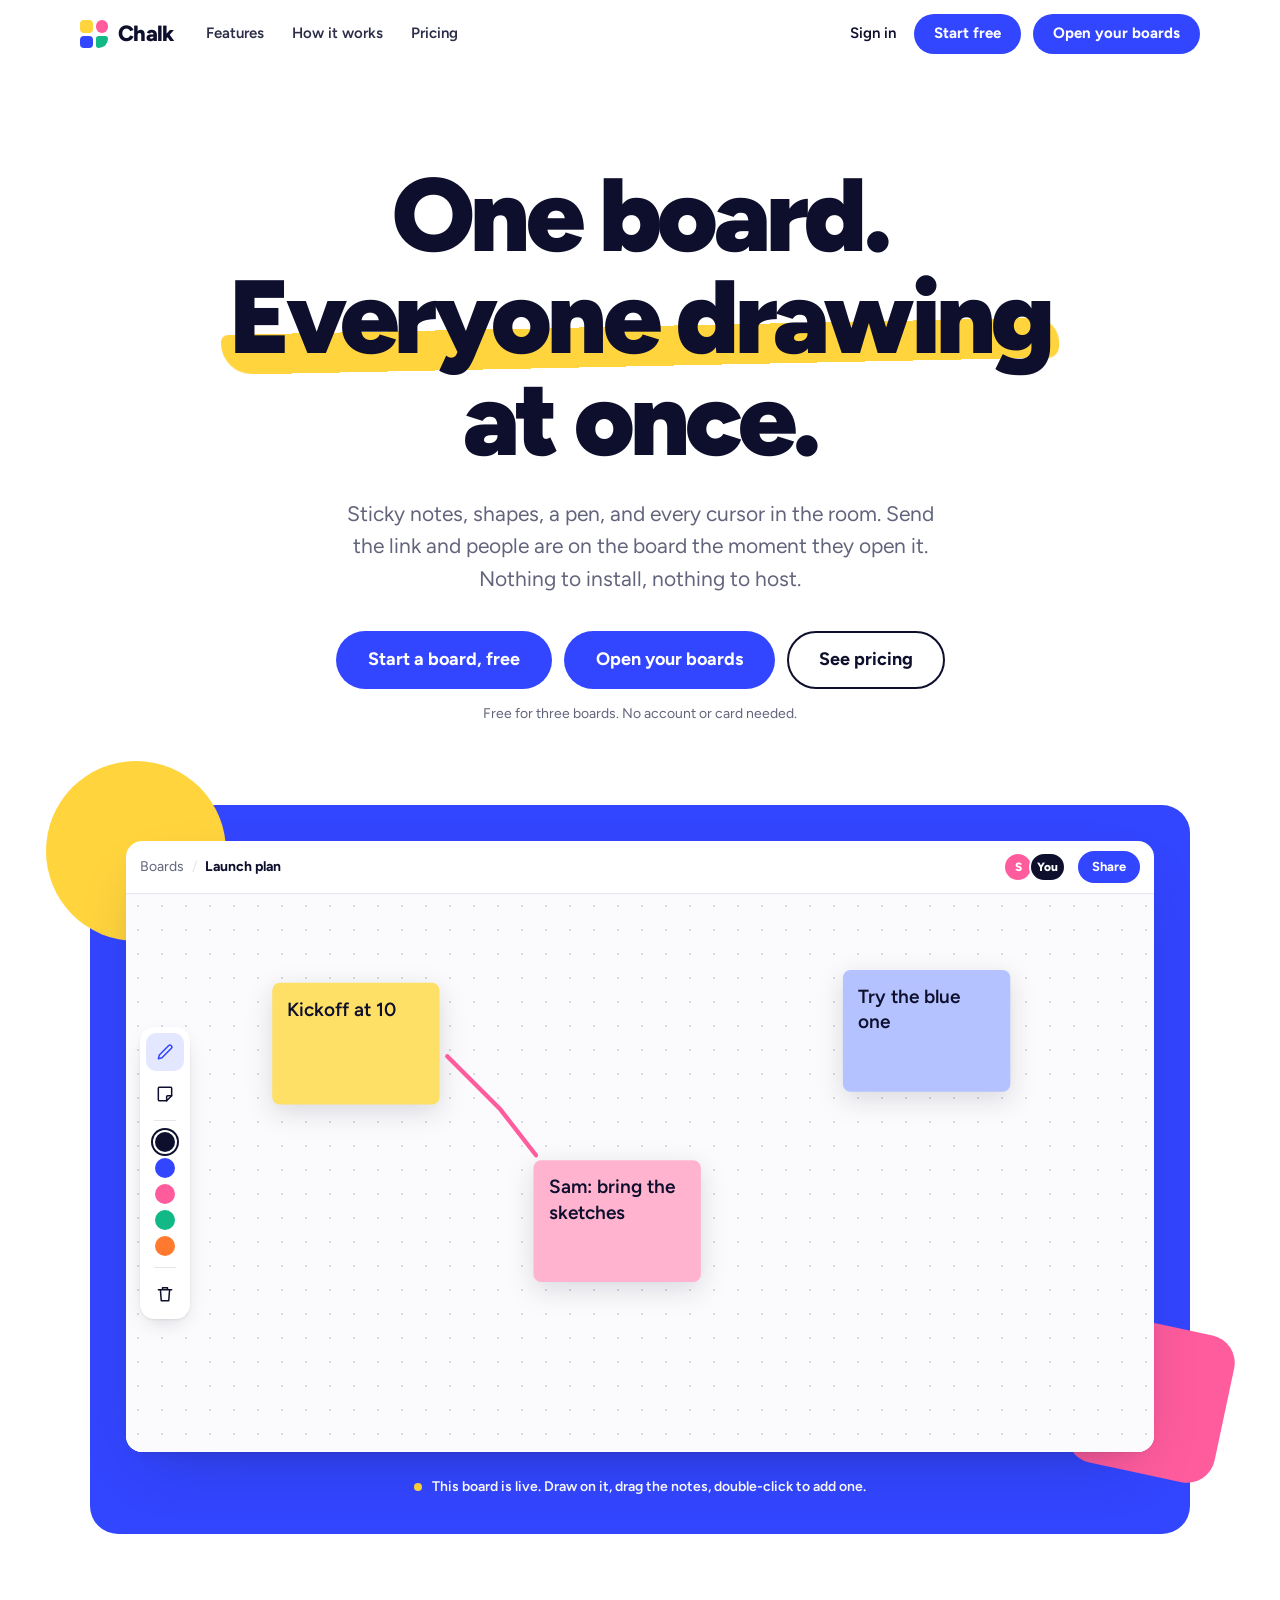
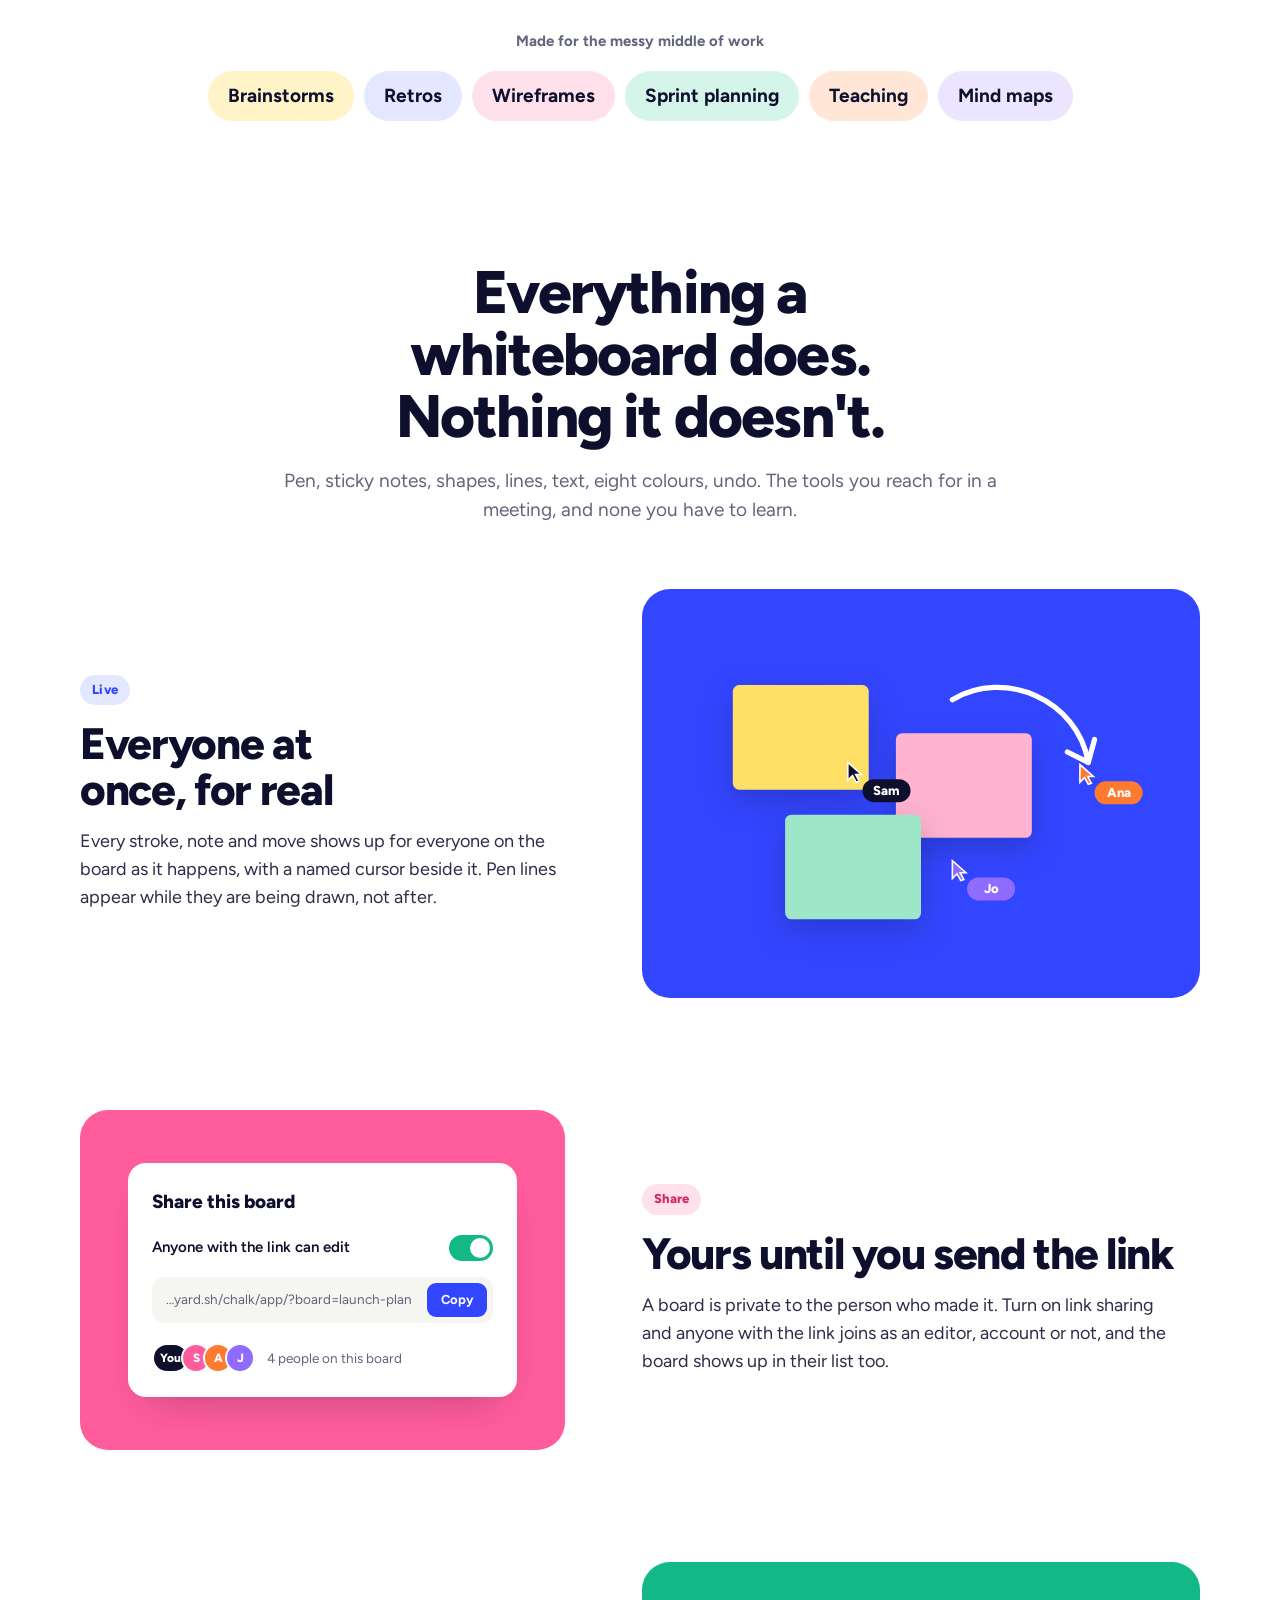
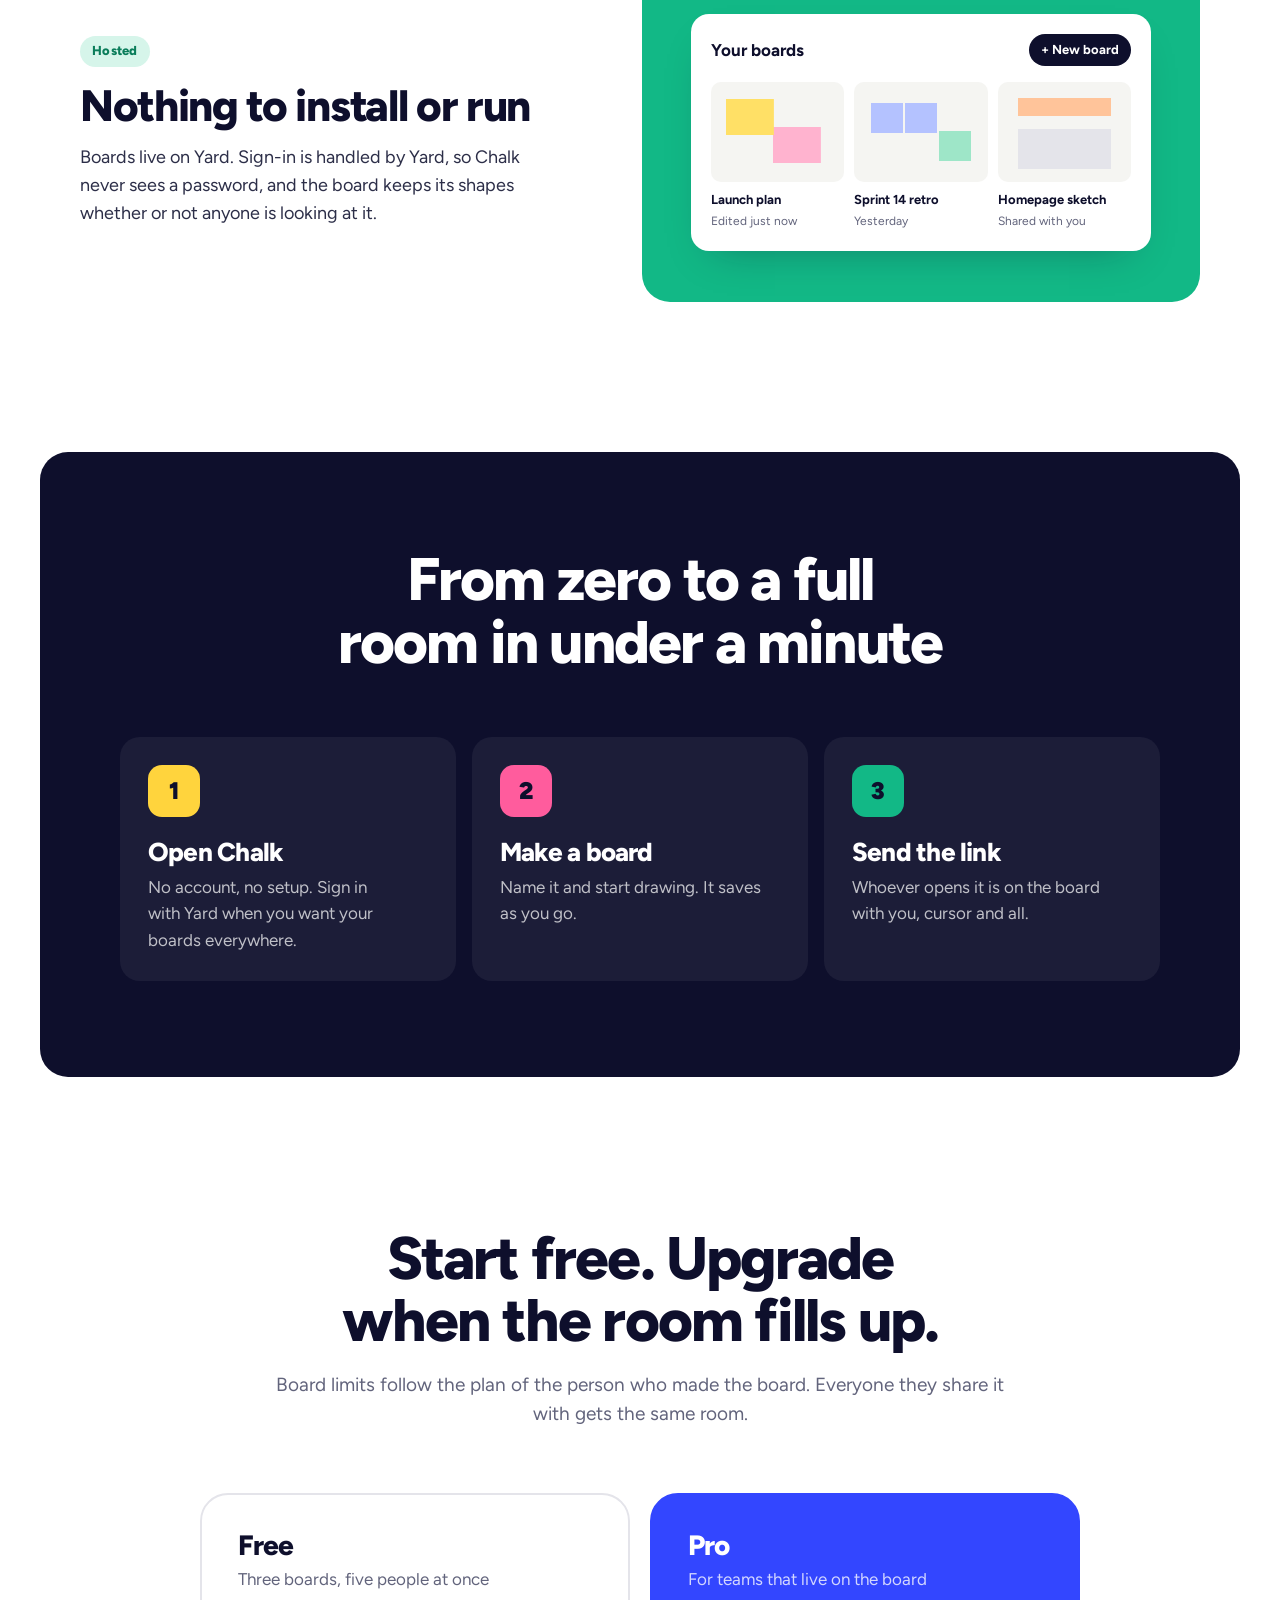
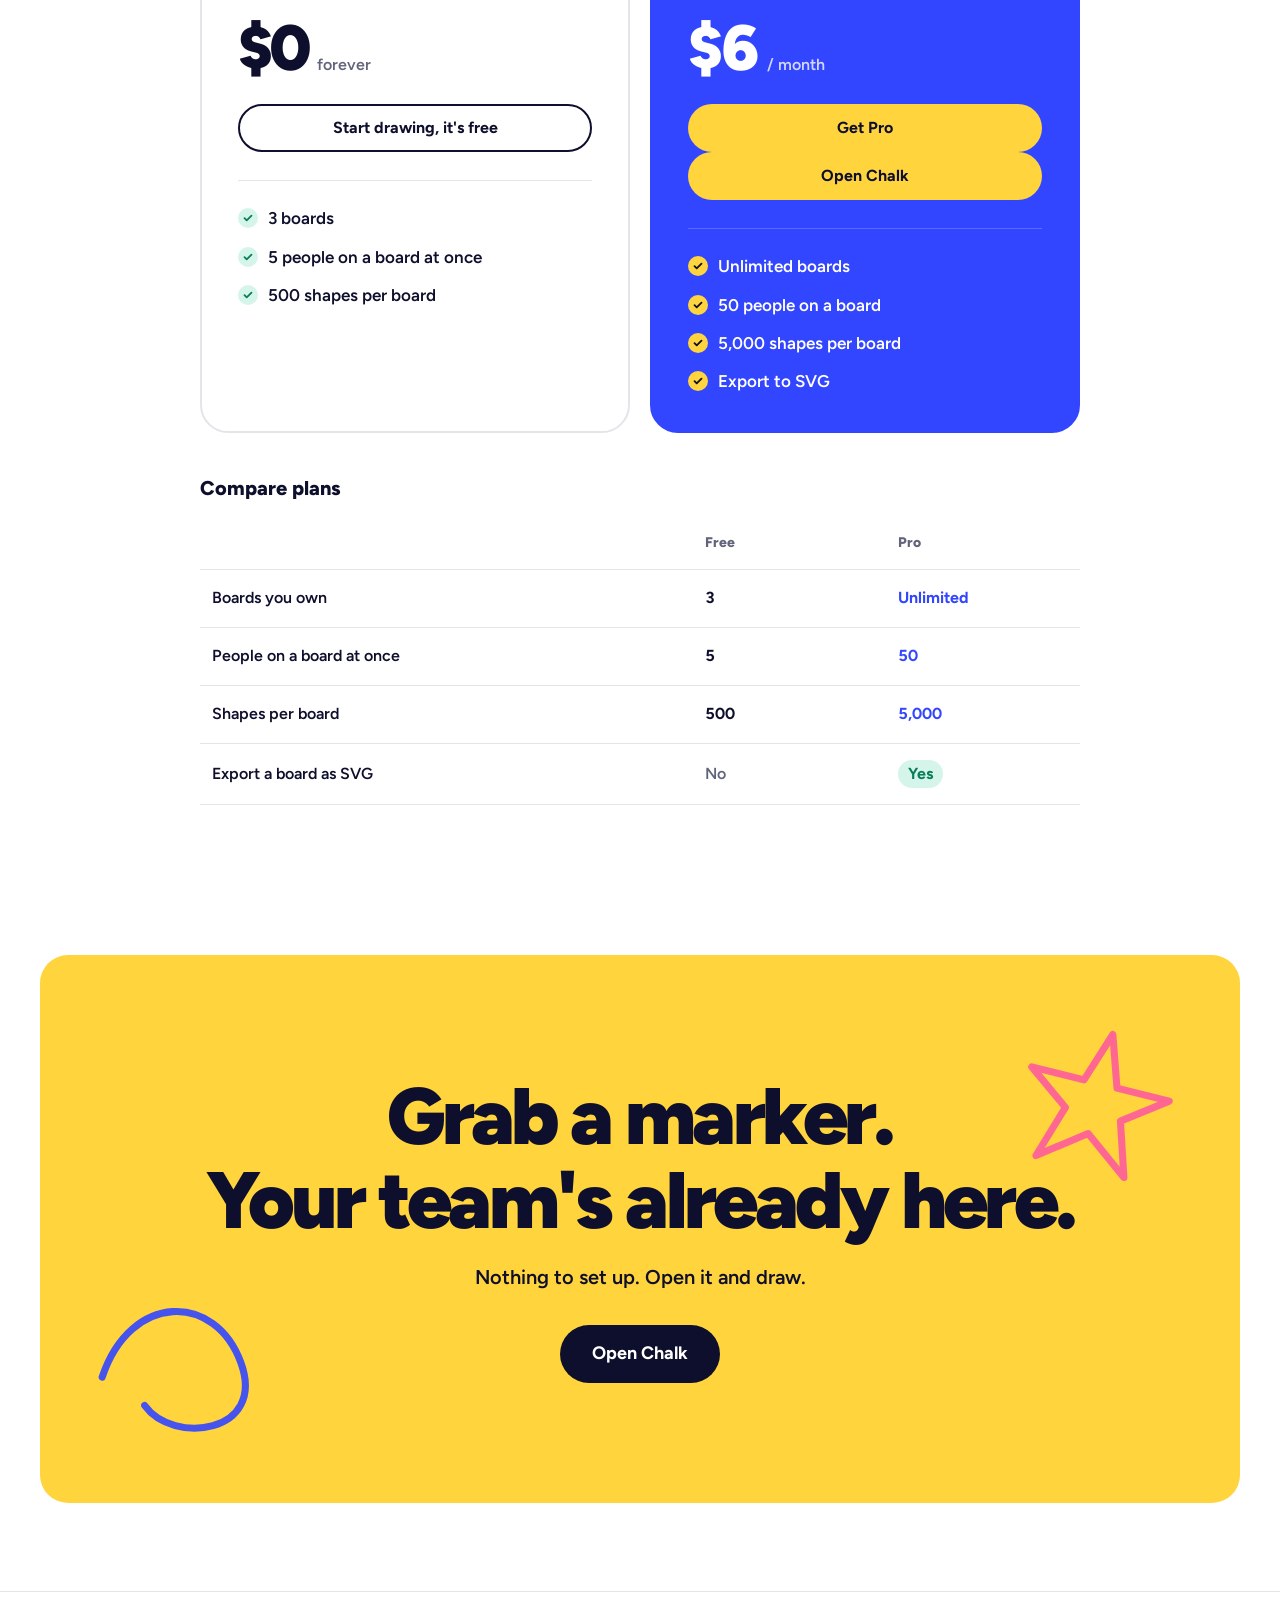
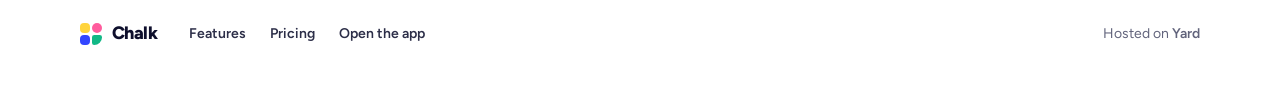
<file: landing-page/index.html>
<!DOCTYPE html>
<html lang="en">
<head>
  <meta charset="utf-8" />
  <meta name="viewport" content="width=device-width, initial-scale=1" />
  <meta name="color-scheme" content="light" />
  <title>Chalk: a shared whiteboard</title>
  <meta name="description" content="A whiteboard everyone can draw on at the same time. Sticky notes, shapes, pen, and every cursor in the room. No account needed: start a board and send the link." />
  <link rel="preconnect" href="https://fonts.googleapis.com" />
  <link rel="preconnect" href="https://fonts.gstatic.com" crossorigin />
  <link rel="stylesheet" href="https://fonts.googleapis.com/css2?family=Figtree:wght@400;500;600;700;800;900&display=swap" />
  <link rel="stylesheet" href="styles.css" />
  <!--
    Yard injects embed.js into every landing page it serves, hosted and under
    yard dev. It exposes window.yard.project and wires [data-yard] text
    bindings, [data-yard-when] visibility and [data-action] buttons. Bound
    elements keep static copy underneath for fields the dashboard may leave
    empty, and the pricing section is complete markup that pricing.js only
    fills in, so the page reads the same before the helper arrives.
  -->
</head>
<body>
  <header class="nav">
    <div class="nav__inner">
      <a class="logo" href="./" aria-label="Chalk home">
        <span class="logo__mark" aria-hidden="true">
          <i></i><i></i><i></i><i></i>
        </span>
        Chalk
      </a>
      <nav class="nav__links" aria-label="Sections">
        <a href="#features">Features</a>
        <a href="#how">How it works</a>
        <a href="#pricing">Pricing</a>
      </nav>
      <div class="nav__cta">
        <!-- Relative links only: the page serves under /<slug>/ (and under
             /<slug>/@<sandbox>/ in a sandbox), so "app/" is always this project's app. -->
        <a class="link-quiet" data-yard-when="signed_out" href="app/__yard/auth/login?return=/">Sign in</a>
        <a class="btn btn--primary btn--sm" data-yard-when="signed_out" href="app/">Start free</a>
        <a class="btn btn--primary btn--sm" data-yard-when="signed_in" href="app/">Open your boards</a>
      </div>
    </div>
  </header>

  <main>
    <!-- ================================================================ hero -->
    <section class="hero">
      <h1 class="hero__title">
        One board.<br />
        <span class="swash">Everyone drawing</span> at once.
      </h1>

      <p class="hero__lede">
        Sticky notes, shapes, a pen, and every cursor in the room. Send the
        link and people are on the board the moment they open it. Nothing
        to install, nothing to host.
      </p>

      <div class="hero__actions">
        <a class="btn btn--primary btn--lg" data-yard-when="signed_out" href="app/">Start a board, free</a>
        <a class="btn btn--primary btn--lg" data-yard-when="signed_in" href="app/">Open your boards</a>
        <a class="btn btn--outline btn--lg" href="#pricing">See pricing</a>
      </div>
      <p class="hero__note">Free for three boards. No account or card needed.</p>

      <!-- The argument for a whiteboard is a board you can draw on, with
           someone else drawing too, so the demo is real rather than a picture. -->
      <div class="stage">
        <div class="app" id="wb">
          <div class="app__top">
            <div class="app__board">
              <span class="app__crumb">Boards</span>
              <span class="app__slash" aria-hidden="true">/</span>
              <strong>Launch plan</strong>
            </div>
            <div class="app__people">
              <span class="face face--sam" title="Sam">S</span>
              <span class="face face--you" title="You">You</span>
              <a class="app__share" href="app/">Share</a>
            </div>
          </div>

          <div class="app__body">
            <div class="dock" role="toolbar" aria-label="Demo tools">
              <button type="button" class="dock__btn is-on" data-demo-tool="pen" aria-label="Pen" aria-pressed="true">
                <svg viewBox="0 0 24 24" aria-hidden="true"><path d="M4 20l1.2-4.4L16.5 4.3a2 2 0 012.8 0l.4.4a2 2 0 010 2.8L8.4 18.8 4 20z" /></svg>
              </button>
              <button type="button" class="dock__btn" id="wb-note" aria-label="Drop a sticky note">
                <svg viewBox="0 0 24 24" aria-hidden="true"><path d="M5 4h14a1 1 0 011 1v9l-6 6H5a1 1 0 01-1-1V5a1 1 0 011-1z" /><path d="M14 20v-5a1 1 0 011-1h5" /></svg>
              </button>
              <span class="dock__sep" aria-hidden="true"></span>
              <div class="swatches" role="group" aria-label="Pen colour">
                <button type="button" class="swatch is-on" data-ink="ink" style="--c: var(--ink)" aria-label="Ink" aria-pressed="true"></button>
                <button type="button" class="swatch" data-ink="blue" style="--c: var(--blue)" aria-label="Blue" aria-pressed="false"></button>
                <button type="button" class="swatch" data-ink="pink" style="--c: var(--pink)" aria-label="Pink" aria-pressed="false"></button>
                <button type="button" class="swatch" data-ink="green" style="--c: var(--green)" aria-label="Green" aria-pressed="false"></button>
                <button type="button" class="swatch" data-ink="orange" style="--c: var(--orange)" aria-label="Orange" aria-pressed="false"></button>
              </div>
              <span class="dock__sep" aria-hidden="true"></span>
              <button type="button" class="dock__btn" id="wb-clear" aria-label="Clear the board">
                <svg viewBox="0 0 24 24" aria-hidden="true"><path d="M4 7h16M9 7V4.5h6V7M6.5 7l1 13h9l1-13" /></svg>
              </button>
            </div>

            <svg class="wb__svg" id="wb-svg" viewBox="0 0 800 440" role="img" aria-label="A small whiteboard you can draw on">
              <g id="wb-notes"></g>
              <g id="wb-strokes"></g>
              <g id="wb-cursor" class="wb-cursor" aria-hidden="true">
                <path class="wb-cursor__arrow" d="M0 0 L0 15 L4 11 L7 17 L9.5 16 L6.5 10 L11.5 10 Z" />
                <g transform="translate(13, 14)">
                  <rect class="wb-cursor__tag" x="0" y="0" width="38" height="20" rx="10" />
                  <text class="wb-cursor__name" x="19" y="14" text-anchor="middle">Sam</text>
                </g>
              </g>
            </svg>
          </div>
        </div>
        <p class="stage__hint">
          <span class="dot-live" aria-hidden="true"></span>
          This board is live. Draw on it, drag the notes, double-click to add one.
        </p>
      </div>
    </section>

    <!-- ============================================================= use it -->
    <section class="uses" aria-label="What people use Chalk for">
      <p class="uses__lead">Made for the messy middle of work</p>
      <ul class="uses__list">
        <li class="chip chip--yellow">Brainstorms</li>
        <li class="chip chip--blue">Retros</li>
        <li class="chip chip--pink">Wireframes</li>
        <li class="chip chip--green">Sprint planning</li>
        <li class="chip chip--orange">Teaching</li>
        <li class="chip chip--lilac">Mind maps</li>
      </ul>
    </section>

    <!-- =========================================================== features -->
    <section class="features" id="features">
      <div class="section-head">
        <h2>Everything a whiteboard does.<br />Nothing it doesn't.</h2>
        <p>Pen, sticky notes, shapes, lines, text, eight colours, undo. The tools you reach for in a meeting, and none you have to learn.</p>
      </div>

      <article class="feature">
        <div class="feature__copy">
          <span class="kicker kicker--blue">Live</span>
          <h3>Everyone at once, for real</h3>
          <p>Every stroke, note and move shows up for everyone on the board as it happens, with a named cursor beside it. Pen lines appear while they are being drawn, not after.</p>
        </div>
        <div class="panel panel--blue" aria-hidden="true">
          <svg class="art" viewBox="0 0 440 300">
            <rect x="40" y="46" width="130" height="100" rx="6" class="art-note art-note--yellow" />
            <rect x="196" y="92" width="130" height="100" rx="6" class="art-note art-note--pink" />
            <rect x="90" y="170" width="130" height="100" rx="6" class="art-note art-note--green" />
            <path d="M250 60 C 300 30, 370 60, 380 120" class="art-stroke" />
            <path d="M360 110 l20 10 l6 -22" class="art-stroke" />
            <g transform="translate(372,122)">
              <path d="M0 0 L0 17 L4.5 12.5 L8 19 L11 18 L7.5 11.5 L13 11.5 Z" class="art-arrow art-arrow--orange" />
              <rect x="14" y="16" width="46" height="22" rx="11" class="art-tag art-tag--orange" /><text x="37" y="31" class="art-name">Ana</text>
            </g>
            <g transform="translate(150,120)">
              <path d="M0 0 L0 17 L4.5 12.5 L8 19 L11 18 L7.5 11.5 L13 11.5 Z" class="art-arrow art-arrow--ink" />
              <rect x="14" y="16" width="46" height="22" rx="11" class="art-tag art-tag--ink" /><text x="37" y="31" class="art-name">Sam</text>
            </g>
            <g transform="translate(250,214)">
              <path d="M0 0 L0 17 L4.5 12.5 L8 19 L11 18 L7.5 11.5 L13 11.5 Z" class="art-arrow art-arrow--lilac" />
              <rect x="14" y="16" width="46" height="22" rx="11" class="art-tag art-tag--lilac" /><text x="37" y="31" class="art-name">Jo</text>
            </g>
          </svg>
        </div>
      </article>

      <article class="feature feature--flip">
        <div class="feature__copy">
          <span class="kicker kicker--pink">Share</span>
          <h3>Yours until you send the link</h3>
          <p>A board is private to the person who made it. Turn on link sharing and anyone with the link joins as an editor, account or not, and the board shows up in their list too.</p>
        </div>
        <div class="panel panel--pink" aria-hidden="true">
          <div class="mock-share">
            <p class="mock-share__title">Share this board</p>
            <div class="mock-share__row">
              <span>Anyone with the link can edit</span>
              <span class="mock-toggle"><i></i></span>
            </div>
            <div class="mock-share__link">
              <span>…yard.sh/chalk/app/?board=launch-plan</span>
              <b>Copy</b>
            </div>
            <div class="mock-share__people">
              <span class="face face--you">You</span>
              <span class="face face--sam">S</span>
              <span class="face face--ana">A</span>
              <span class="face face--jo">J</span>
              <em>4 people on this board</em>
            </div>
          </div>
        </div>
      </article>

      <article class="feature">
        <div class="feature__copy">
          <span class="kicker kicker--green">Hosted</span>
          <h3>Nothing to install or run</h3>
          <p>Boards live on Yard. Sign-in is handled by Yard, so Chalk never sees a password, and the board keeps its shapes whether or not anyone is looking at it.</p>
        </div>
        <div class="panel panel--green" aria-hidden="true">
          <div class="mock-list">
            <div class="mock-list__head">
              <b>Your boards</b>
              <span class="mock-list__new">+ New board</span>
            </div>
            <div class="mock-list__grid">
              <div class="mini"><span class="mini__art mini__art--yellow"></span><b>Launch plan</b><em>Edited just now</em></div>
              <div class="mini"><span class="mini__art mini__art--blue"></span><b>Sprint 14 retro</b><em>Yesterday</em></div>
              <div class="mini"><span class="mini__art mini__art--orange"></span><b>Homepage sketch</b><em>Shared with you</em></div>
            </div>
          </div>
        </div>
      </article>
    </section>

    <!-- ======================================================== how it works -->
    <section class="how" id="how">
      <div class="section-head section-head--light">
        <h2>From zero to a full room in under a minute</h2>
      </div>
      <ol class="steps">
        <li class="step">
          <span class="step__num">1</span>
          <h3>Open Chalk</h3>
          <p>No account, no setup. Sign in with Yard when you want your boards everywhere.</p>
        </li>
        <li class="step">
          <span class="step__num">2</span>
          <h3>Make a board</h3>
          <p>Name it and start drawing. It saves as you go.</p>
        </li>
        <li class="step">
          <span class="step__num">3</span>
          <h3>Send the link</h3>
          <p>Whoever opens it is on the board with you, cursor and all.</p>
        </li>
      </ol>
    </section>

    <!-- ============================================================ pricing -->
    <section class="pricing" id="pricing">
      <div class="section-head">
        <h2>Start free. Upgrade when the room fills up.</h2>
        <p>Board limits follow the plan of the person who made the board. Everyone they share it with gets the same room.</p>
      </div>

      <!-- Both columns are complete without JavaScript. pricing.js fills in
           prices, features and tier ids from window.yard.project.tiers so
           the page never carries a tier id of its own. -->
      <div class="plans" id="plans">
        <article class="plan" data-plan="Free">
          <h3 class="plan__name" data-name>Free</h3>
          <p class="plan__blurb" data-blurb>Three boards, five people at once</p>
          <p class="plan__price">
            <span class="plan__amount" data-amount>$0</span>
            <span class="plan__per">forever</span>
          </p>
          <a class="btn btn--outline btn--block" href="app/">Start drawing, it's free</a>
          <ul class="plan__features" data-features>
            <li>3 boards</li>
            <li>5 people on a board at once</li>
            <li>500 shapes per board</li>
          </ul>
        </article>

        <article class="plan plan--pro" data-plan="Pro">
          <div class="plan__top">
            <h3 class="plan__name" data-name>Pro</h3>
            <div class="toggle" id="interval" role="group" aria-label="Billing interval" hidden>
              <button type="button" class="toggle__opt is-on" data-interval="monthly" aria-pressed="true">Monthly</button>
              <button type="button" class="toggle__opt" data-interval="yearly" aria-pressed="false">Yearly <span class="toggle__save" data-save></span></button>
            </div>
          </div>
          <p class="plan__blurb" data-blurb>For teams that live on the board</p>
          <p class="plan__price">
            <span class="plan__amount" data-amount>$6</span>
            <span class="plan__per" data-per>/ month</span>
          </p>
          <p class="plan__billed" data-billed hidden></p>
          <div class="plan__actions" data-yard-when="not_owned">
            <button type="button" class="btn btn--yellow btn--block" data-action="checkout" data-interval="monthly" data-buy>Get Pro</button>
            <button type="button" class="btn btn--ghost-light btn--block" data-action="trial" data-trial hidden>Start a 14-day trial</button>
          </div>
          <a class="btn btn--yellow btn--block" data-yard-when="owned" href="app/">Open Chalk</a>
          <p class="plan__current" data-current hidden>This is your plan.</p>
          <ul class="plan__features" data-features>
            <li>Unlimited boards</li>
            <li>50 people on a board</li>
            <li>5,000 shapes per board</li>
            <li>Export to SVG</li>
          </ul>
        </article>
      </div>

      <div class="limits-wrap">
        <table class="limits">
          <caption>Compare plans</caption>
          <thead>
            <tr>
              <th scope="col"><span class="sr">Limit</span></th>
              <th scope="col">Free</th>
              <th scope="col">Pro</th>
            </tr>
          </thead>
          <tbody>
            <tr><th scope="row">Boards you own</th><td>3</td><td>Unlimited</td></tr>
            <tr><th scope="row">People on a board at once</th><td>5</td><td>50</td></tr>
            <tr><th scope="row">Shapes per board</th><td>500</td><td>5,000</td></tr>
            <tr><th scope="row">Export a board as SVG</th><td><span class="no">No</span></td><td><span class="yes">Yes</span></td></tr>
          </tbody>
        </table>
      </div>
    </section>

    <!-- ============================================================== close -->
    <section class="close">
      <div class="close__inner">
        <h2>Grab a marker.<br />Your team's already here.</h2>
        <p>Nothing to set up. Open it and draw.</p>
        <a class="btn btn--dark btn--lg" href="app/">Open Chalk</a>
      </div>
      <svg class="close__doodle close__doodle--a" viewBox="0 0 120 120" aria-hidden="true"><path d="M10 70 C 30 10, 90 10, 108 60 S 60 118, 40 90" /></svg>
      <svg class="close__doodle close__doodle--b" viewBox="0 0 120 120" aria-hidden="true"><path d="M60 8 l12 36 h38 l-30 22 l12 38 l-32 -24 l-32 24 l12 -38 l-30 -22 h38 z" /></svg>
    </section>
  </main>

  <footer class="foot">
    <div class="foot__inner">
      <a class="logo logo--sm" href="./">
        <span class="logo__mark" aria-hidden="true"><i></i><i></i><i></i><i></i></span>
        Chalk
      </a>
      <nav class="foot__links" aria-label="Footer">
        <a href="#features">Features</a>
        <a href="#pricing">Pricing</a>
        <a href="app/">Open the app</a>
      </nav>
      <span class="foot__meta">
        <span id="release" data-yard="latest_release.tag_name"></span>
        Hosted on <a href="https://yard.sh">Yard</a>
      </span>
    </div>
  </footer>

  <script src="demo.js"></script>
  <script src="pricing.js"></script>
</body>
</html>
</file>
<file: landing-page/styles.css>
/* Chalk landing page.

   A bright, confident product page: white canvas, deep ink type, one
   primary blue for actions, and sticky-note colours used as big flat
   blocks. No gradients, no glass, no glow. The product itself (the live
   board in the hero) is the centrepiece; everything else frames it. */

:root {
  color-scheme: light;

  --bg: #ffffff;
  --canvas: #f5f5f2;       /* off-white sections */
  --ink: #0e0f2c;          /* headlines, dark blocks */
  --text: #2c2e48;         /* body copy */
  --muted: #62647c;
  --line: #e4e4ea;
  --dot: #d9dae2;

  --primary: #3346ff;      /* actions */
  --primary-hover: #2230e0;

  --yellow: #ffd43d;
  --blue: #3346ff;
  --pink: #ff5c9d;
  --green: #12b886;
  --orange: #ff7a2f;
  --lilac: #8f6bff;

  --yellow-soft: #fff4c7;
  --blue-soft: #e3e7ff;
  --pink-soft: #ffe1ec;
  --green-soft: #d6f5ea;
  --orange-soft: #ffe6d6;
  --lilac-soft: #ece5ff;

  --note-yellow: #ffe066;
  --note-pink: #ffb3cf;
  --note-green: #9ee6c8;
  --note-blue: #b4c2ff;
  --note-orange: #ffc49a;

  --font: "Figtree", ui-sans-serif, system-ui, -apple-system, "Segoe UI", Roboto, sans-serif;

  --pad: clamp(16px, 4vw, 40px);
  --max: 1200px;
  --r: 16px;
  --r-lg: 28px;

  --shadow-app: 0 1px 0 rgba(14, 15, 44, 0.04), 0 24px 60px -24px rgba(14, 15, 44, 0.28), 0 8px 20px -12px rgba(14, 15, 44, 0.12);
  --shadow-card: 0 18px 40px -22px rgba(14, 15, 44, 0.35);
}

*,
*::before,
*::after {
  box-sizing: border-box;
}

[hidden] {
  display: none !important;
}

html {
  scroll-behavior: smooth;
  scroll-padding-top: 88px;
}

body {
  margin: 0;
  background: var(--bg);
  color: var(--text);
  font-family: var(--font);
  font-size: 17px;
  line-height: 1.55;
  -webkit-font-smoothing: antialiased;
  overflow-x: hidden;
}

h1,
h2,
h3 {
  color: var(--ink);
  margin: 0;
  font-weight: 800;
  letter-spacing: -0.03em;
  line-height: 1.04;
  text-wrap: balance;
}

p {
  margin: 0;
  text-wrap: pretty;
}

a {
  color: inherit;
}

:focus-visible {
  outline: 3px solid var(--primary);
  outline-offset: 3px;
  border-radius: 6px;
}

.sr {
  position: absolute;
  width: 1px;
  height: 1px;
  overflow: hidden;
  clip: rect(0 0 0 0);
  white-space: nowrap;
}

/* ----------------------------------------------------------------- buttons */

.btn {
  display: inline-flex;
  align-items: center;
  justify-content: center;
  gap: 8px;
  height: 48px;
  padding: 0 22px;
  border: 2px solid transparent;
  border-radius: 999px;
  font: inherit;
  font-size: 16px;
  font-weight: 700;
  text-decoration: none;
  white-space: nowrap;
  cursor: pointer;
  transition: background-color 0.15s ease, border-color 0.15s ease, color 0.15s ease, transform 0.15s ease;
}

.btn:active {
  transform: translateY(1px);
}

.btn--sm {
  height: 40px;
  padding: 0 18px;
  font-size: 15px;
}

.btn--lg {
  height: 58px;
  padding: 0 30px;
  font-size: 18px;
}

.btn--block {
  width: 100%;
}

.btn--primary {
  background: var(--primary);
  color: #fff;
}

.btn--primary:hover {
  background: var(--primary-hover);
}

.btn--outline {
  background: transparent;
  border-color: var(--ink);
  color: var(--ink);
}

.btn--outline:hover {
  background: var(--ink);
  color: #fff;
}

.btn--yellow {
  background: var(--yellow);
  color: var(--ink);
}

.btn--yellow:hover {
  background: #ffc700;
}

.btn--dark {
  background: var(--ink);
  color: #fff;
}

.btn--dark:hover {
  background: #23254f;
}

.btn--ghost-light {
  background: transparent;
  border-color: rgba(255, 255, 255, 0.4);
  color: #fff;
}

.btn--ghost-light:hover {
  border-color: #fff;
}

.link-quiet {
  font-weight: 600;
  font-size: 15px;
  text-decoration: none;
  color: var(--ink);
  padding: 8px 6px;
}

.link-quiet:hover {
  color: var(--primary);
}

/* --------------------------------------------------------------------- logo */

.logo {
  display: inline-flex;
  align-items: center;
  gap: 10px;
  font-size: 22px;
  font-weight: 800;
  letter-spacing: -0.03em;
  color: var(--ink);
  text-decoration: none;
}

.logo__mark {
  display: grid;
  grid-template-columns: 1fr 1fr;
  gap: 3px;
  width: 28px;
  height: 28px;
}

.logo__mark i {
  border-radius: 4px;
}

.logo__mark i:nth-child(1) { background: var(--yellow); }
.logo__mark i:nth-child(2) { background: var(--pink); border-radius: 50%; }
.logo__mark i:nth-child(3) { background: var(--blue); }
.logo__mark i:nth-child(4) { background: var(--green); border-radius: 4px 4px 14px 4px; }

.logo--sm {
  font-size: 18px;
}

.logo--sm .logo__mark {
  width: 22px;
  height: 22px;
  gap: 2px;
}

/* ---------------------------------------------------------------------- nav */

.nav {
  position: sticky;
  top: 0;
  z-index: 20;
  background: rgba(255, 255, 255, 0.9);
  backdrop-filter: saturate(1.4) blur(12px);
}

.nav__inner {
  max-width: var(--max);
  margin: 0 auto;
  padding: 14px var(--pad);
  display: flex;
  align-items: center;
  gap: 32px;
}

.nav__links {
  display: flex;
  gap: 28px;
  margin-right: auto;
}

.nav__links a {
  font-size: 15px;
  font-weight: 600;
  color: var(--text);
  text-decoration: none;
}

.nav__links a:hover {
  color: var(--primary);
}

.nav__cta {
  display: flex;
  align-items: center;
  gap: 12px;
}

@media (max-width: 760px) {
  .nav__links {
    display: none;
  }

  .nav__cta {
    margin-left: auto;
  }
}

@media (max-width: 400px) {
  .nav__cta .link-quiet {
    display: none;
  }
}

/* --------------------------------------------------------------------- hero */

.hero {
  max-width: var(--max);
  margin: 0 auto;
  padding: clamp(40px, 8vw, 96px) var(--pad) 0;
  text-align: center;
}

.hero__title {
  font-size: clamp(44px, 8.6vw, 104px);
  font-weight: 900;
  letter-spacing: -0.045em;
  line-height: 0.98;
  max-width: 13ch;
  margin: 0 auto;
}

/* A marker swipe behind the key phrase, drawn once on load. */
.swash {
  position: relative;
  white-space: nowrap;
  z-index: 0;
}

.swash::after {
  content: "";
  position: absolute;
  z-index: -1;
  left: -0.08em;
  right: -0.08em;
  bottom: 0.04em;
  height: 0.38em;
  background: var(--yellow);
  border-radius: 0.1em 0.3em 0.14em 0.4em;
  transform: rotate(-1.2deg) scaleX(0);
  transform-origin: left center;
  animation: swipe 0.7s cubic-bezier(0.6, 0, 0.2, 1) 0.25s forwards;
}

@keyframes swipe {
  to { transform: rotate(-1.2deg) scaleX(1); }
}

@media (max-width: 520px) {
  .swash {
    white-space: normal;
  }
}

.hero__lede {
  max-width: 600px;
  margin: 28px auto 0;
  font-size: clamp(18px, 2vw, 21px);
  color: var(--muted);
}

.hero__actions {
  display: flex;
  flex-wrap: wrap;
  justify-content: center;
  gap: 12px;
  margin-top: 36px;
}

.hero__note {
  margin-top: 14px;
  font-size: 14px;
  color: var(--muted);
}

@media (max-width: 480px) {
  .hero__actions .btn {
    width: 100%;
  }
}

/* ------------------------------------------------------ the demo app frame */

.stage {
  position: relative;
  margin: clamp(48px, 7vw, 80px) auto 0;
  padding: clamp(12px, 3vw, 36px);
  border-radius: var(--r-lg);
  background: var(--blue);
  max-width: 1100px;
  isolation: isolate;
}

/* Two flat shapes peeking out behind the frame: colour, not decoration soup. */
.stage::before,
.stage::after {
  content: "";
  position: absolute;
  z-index: -1;
}

.stage::before {
  width: 180px;
  height: 180px;
  left: -44px;
  top: -44px;
  background: var(--yellow);
  border-radius: 50%;
}

.stage::after {
  width: 150px;
  height: 150px;
  right: -36px;
  bottom: 60px;
  background: var(--pink);
  border-radius: 28px;
  transform: rotate(12deg);
}

@media (max-width: 640px) {
  .stage::before,
  .stage::after {
    display: none;
  }
}

.app {
  position: relative;
  background: #fff;
  border-radius: var(--r);
  overflow: hidden;
  box-shadow: var(--shadow-app);
  text-align: left;
}

.app__top {
  display: flex;
  align-items: center;
  justify-content: space-between;
  gap: 12px;
  padding: 10px 14px;
  border-bottom: 1px solid var(--line);
}

.app__board {
  display: flex;
  align-items: center;
  gap: 8px;
  font-size: 14px;
  min-width: 0;
}

.app__crumb {
  color: var(--muted);
}

.app__slash {
  color: var(--line);
}

.app__board strong {
  color: var(--ink);
  font-weight: 700;
  white-space: nowrap;
}

.app__people {
  display: flex;
  align-items: center;
  gap: 4px;
}

.app__share {
  margin-left: 8px;
  padding: 6px 14px;
  border-radius: 999px;
  background: var(--primary);
  color: #fff;
  font-size: 13px;
  font-weight: 700;
  text-decoration: none;
}

.face {
  display: inline-grid;
  place-items: center;
  min-width: 30px;
  height: 30px;
  padding: 0 6px;
  border-radius: 999px;
  border: 2px solid #fff;
  font-size: 12px;
  font-weight: 800;
  color: #fff;
}

.face + .face {
  margin-left: -8px;
}

.face--sam { background: var(--pink); }
.face--you { background: var(--ink); }
.face--ana { background: var(--orange); }
.face--jo { background: var(--lilac); }

.app__body {
  position: relative;
  background-color: #fbfbfd;
  background-image: radial-gradient(var(--dot) 1.1px, transparent 1.3px);
  background-size: 24px 24px;
}

.wb__svg {
  display: block;
  width: 100%;
  height: auto;
  max-height: 62vh;
  cursor: crosshair;
  touch-action: none;
  user-select: none;
  -webkit-user-select: none;
}

/* Floating tool dock, as in the app. */
.dock {
  position: absolute;
  z-index: 2;
  top: 50%;
  left: 14px;
  transform: translateY(-50%);
  display: flex;
  flex-direction: column;
  align-items: center;
  gap: 4px;
  padding: 6px;
  background: #fff;
  border-radius: 14px;
  box-shadow: 0 1px 2px rgba(14, 15, 44, 0.08), 0 8px 24px -10px rgba(14, 15, 44, 0.25);
}

.dock__btn {
  display: grid;
  place-items: center;
  width: 38px;
  height: 38px;
  padding: 0;
  border: 0;
  border-radius: 10px;
  background: transparent;
  color: var(--ink);
  cursor: pointer;
  transition: background-color 0.12s ease;
}

.dock__btn:hover {
  background: var(--canvas);
}

.dock__btn.is-on {
  background: var(--blue-soft);
  color: var(--primary);
}

.dock__btn svg {
  width: 20px;
  height: 20px;
  fill: none;
  stroke: currentColor;
  stroke-width: 1.8;
  stroke-linecap: round;
  stroke-linejoin: round;
}

.dock__sep {
  width: 22px;
  height: 1px;
  margin: 3px 0;
  background: var(--line);
}

.swatches {
  display: flex;
  flex-direction: column;
  gap: 6px;
  padding: 4px 0;
}

.swatch {
  width: 20px;
  height: 20px;
  padding: 0;
  border: 0;
  border-radius: 50%;
  background: var(--c);
  cursor: pointer;
  transition: box-shadow 0.12s ease, transform 0.12s ease;
}

.swatch:hover {
  transform: scale(1.12);
}

.swatch.is-on {
  box-shadow: 0 0 0 2px #fff, 0 0 0 4px var(--c);
}

@media (max-width: 640px) {
  .dock {
    top: auto;
    bottom: 10px;
    left: 50%;
    transform: translateX(-50%);
    flex-direction: row;
  }

  .dock__sep {
    width: 1px;
    height: 22px;
    margin: 0 3px;
  }

  .swatches {
    flex-direction: row;
    padding: 0 4px;
  }

  .dock__btn {
    width: 34px;
    height: 34px;
  }
}

.stage__hint {
  display: flex;
  align-items: center;
  justify-content: center;
  gap: 10px;
  margin-top: clamp(12px, 2vw, 24px);
  font-size: 14px;
  font-weight: 600;
  color: #fff;
}

.dot-live {
  width: 8px;
  height: 8px;
  border-radius: 50%;
  background: var(--yellow);
  box-shadow: 0 0 0 0 rgba(255, 212, 61, 0.7);
  animation: pulse 2s ease-out infinite;
}

@keyframes pulse {
  70% { box-shadow: 0 0 0 10px rgba(255, 212, 61, 0); }
  100% { box-shadow: 0 0 0 0 rgba(255, 212, 61, 0); }
}

/* Board contents drawn by demo.js */

/* Unmodified strokes are Sam's, in Sam's cursor colour; the visitor's
   carry the colour picked in the dock. */
.wb-stroke {
  fill: none;
  stroke: var(--pink);
  stroke-width: 3.4;
  stroke-linecap: round;
  stroke-linejoin: round;
}

.wb-stroke--ink { stroke: var(--ink); }
.wb-stroke--blue { stroke: var(--blue); }
.wb-stroke--pink { stroke: var(--pink); }
.wb-stroke--green { stroke: var(--green); }
.wb-stroke--orange { stroke: var(--orange); }

.wb-note {
  cursor: grab;
}

.wb-note.is-dragging {
  cursor: grabbing;
}

.wb-note__paper {
  fill: var(--note-yellow);
  filter: drop-shadow(0 6px 10px rgba(14, 15, 44, 0.14));
}

.wb-note--pink .wb-note__paper { fill: var(--note-pink); }
.wb-note--green .wb-note__paper { fill: var(--note-green); }
.wb-note--blue .wb-note__paper { fill: var(--note-blue); }
.wb-note--orange .wb-note__paper { fill: var(--note-orange); }

.wb-note__text {
  fill: var(--ink);
  font-family: var(--font);
  font-size: 15px;
  font-weight: 600;
  pointer-events: none;
}

.wb-cursor {
  pointer-events: none;
  transition: opacity 0.3s ease;
}

.wb-cursor__arrow {
  fill: var(--pink);
  stroke: #fff;
  stroke-width: 1.4;
}

.wb-cursor__tag {
  fill: var(--pink);
}

.wb-cursor__name {
  fill: #fff;
  font-family: var(--font);
  font-size: 11.5px;
  font-weight: 800;
}

/* --------------------------------------------------------------------- uses */

.uses {
  max-width: var(--max);
  margin: 0 auto;
  padding: clamp(56px, 8vw, 96px) var(--pad) 0;
  text-align: center;
}

.uses__lead {
  font-size: 15px;
  font-weight: 700;
  color: var(--muted);
}

.uses__list {
  list-style: none;
  margin: 18px 0 0;
  padding: 0;
  display: flex;
  flex-wrap: wrap;
  justify-content: center;
  gap: 10px;
}

.chip {
  padding: 10px 20px;
  border-radius: 999px;
  font-size: clamp(16px, 1.8vw, 19px);
  font-weight: 700;
  color: var(--ink);
}

.chip--yellow { background: var(--yellow-soft); }
.chip--blue { background: var(--blue-soft); }
.chip--pink { background: var(--pink-soft); }
.chip--green { background: var(--green-soft); }
.chip--orange { background: var(--orange-soft); }
.chip--lilac { background: var(--lilac-soft); }

/* ----------------------------------------------------------- section heads */

.section-head {
  max-width: 760px;
  margin: 0 auto clamp(40px, 6vw, 64px);
  text-align: center;
}

.section-head h2 {
  font-size: clamp(34px, 5.2vw, 60px);
}

.section-head p {
  margin-top: 18px;
  font-size: clamp(17px, 1.8vw, 19px);
  color: var(--muted);
}

.section-head--light h2 {
  color: #fff;
}

/* ----------------------------------------------------------------- features */

.features {
  max-width: var(--max);
  margin: 0 auto;
  padding: clamp(80px, 11vw, 140px) var(--pad) 0;
}

.feature {
  display: grid;
  grid-template-columns: 1fr 1.15fr;
  align-items: center;
  gap: clamp(32px, 6vw, 88px);
}

.feature + .feature {
  margin-top: clamp(64px, 9vw, 112px);
}

.feature--flip .feature__copy {
  order: 2;
}

.feature__copy h3 {
  margin-top: 16px;
  font-size: clamp(30px, 3.8vw, 44px);
}

.feature__copy p {
  margin-top: 16px;
  font-size: 18px;
  max-width: 44ch;
}

.kicker {
  display: inline-block;
  padding: 5px 12px;
  border-radius: 999px;
  font-size: 13px;
  font-weight: 800;
  letter-spacing: 0.02em;
}

.kicker--blue { background: var(--blue-soft); color: var(--primary); }
.kicker--pink { background: var(--pink-soft); color: #d12a6b; }
.kicker--green { background: var(--green-soft); color: #0a7d5a; }

.panel {
  position: relative;
  display: grid;
  place-items: center;
  min-height: 340px;
  padding: clamp(24px, 4vw, 48px);
  border-radius: var(--r-lg);
  overflow: hidden;
}

.panel--blue { background: var(--blue); }
.panel--pink { background: var(--pink); }
.panel--green { background: var(--green); }

@media (max-width: 860px) {
  .feature {
    grid-template-columns: 1fr;
  }

  .feature--flip .feature__copy {
    order: 0;
  }

  .panel {
    min-height: 280px;
  }
}

/* Panel 1: the live-cursor illustration */

.art {
  width: 100%;
  max-width: 460px;
  height: auto;
  overflow: visible;
}

.art-note { filter: drop-shadow(0 10px 14px rgba(0, 0, 0, 0.18)); }
.art-note--yellow { fill: var(--note-yellow); }
.art-note--pink { fill: var(--note-pink); }
.art-note--green { fill: var(--note-green); }

.art-stroke {
  fill: none;
  stroke: #fff;
  stroke-width: 5;
  stroke-linecap: round;
  stroke-linejoin: round;
}

.art-arrow { stroke: #fff; stroke-width: 1.5; }
.art-arrow--orange, .art-tag--orange { fill: var(--orange); }
.art-arrow--ink, .art-tag--ink { fill: var(--ink); }
.art-arrow--lilac, .art-tag--lilac { fill: var(--lilac); }

.art-name {
  fill: #fff;
  font-family: var(--font);
  font-size: 12.5px;
  font-weight: 800;
  text-anchor: middle;
}

/* Panel 2: share dialog */

.mock-share {
  width: 100%;
  max-width: 400px;
  padding: 24px;
  background: #fff;
  border-radius: 18px;
  box-shadow: var(--shadow-card);
  font-size: 15px;
}

.mock-share__title {
  font-size: 19px;
  font-weight: 800;
  color: var(--ink);
}

.mock-share__row {
  display: flex;
  align-items: center;
  justify-content: space-between;
  gap: 12px;
  margin-top: 18px;
  font-weight: 600;
  color: var(--ink);
}

.mock-toggle {
  flex: none;
  position: relative;
  width: 44px;
  height: 26px;
  border-radius: 999px;
  background: var(--green);
}

.mock-toggle i {
  position: absolute;
  top: 3px;
  right: 3px;
  width: 20px;
  height: 20px;
  border-radius: 50%;
  background: #fff;
}

.mock-share__link {
  display: flex;
  align-items: center;
  justify-content: space-between;
  gap: 10px;
  margin-top: 16px;
  padding: 6px 6px 6px 14px;
  border-radius: 12px;
  background: var(--canvas);
  font-size: 13.5px;
  color: var(--muted);
}

.mock-share__link span {
  overflow: hidden;
  text-overflow: ellipsis;
  white-space: nowrap;
}

.mock-share__link b {
  flex: none;
  padding: 7px 14px;
  border-radius: 9px;
  background: var(--primary);
  color: #fff;
  font-size: 13px;
}

.mock-share__people {
  display: flex;
  align-items: center;
  margin-top: 20px;
}

.mock-share__people em {
  margin-left: 12px;
  font-style: normal;
  font-size: 13.5px;
  color: var(--muted);
}

/* Panel 3: board list */

.mock-list {
  width: 100%;
  max-width: 460px;
  padding: 20px;
  background: #fff;
  border-radius: 18px;
  box-shadow: var(--shadow-card);
}

.mock-list__head {
  display: flex;
  align-items: center;
  justify-content: space-between;
  color: var(--ink);
  font-size: 17px;
}

.mock-list__new {
  padding: 6px 12px;
  border-radius: 999px;
  background: var(--ink);
  color: #fff;
  font-size: 13px;
  font-weight: 700;
}

.mock-list__grid {
  display: grid;
  grid-template-columns: repeat(3, 1fr);
  gap: 10px;
  margin-top: 16px;
}

.mini {
  display: flex;
  flex-direction: column;
  gap: 2px;
  font-size: 13px;
  color: var(--ink);
  min-width: 0;
}

.mini b {
  margin-top: 6px;
  white-space: nowrap;
  overflow: hidden;
  text-overflow: ellipsis;
}

.mini em {
  font-style: normal;
  font-size: 12px;
  color: var(--muted);
}

.mini__art {
  aspect-ratio: 4 / 3;
  border-radius: 10px;
  background-color: var(--canvas);
  background-repeat: no-repeat;
}

.mini__art--yellow {
  background-image:
    linear-gradient(var(--note-yellow), var(--note-yellow)),
    linear-gradient(var(--note-pink), var(--note-pink));
  background-size: 36% 36%, 36% 36%;
  background-position: 18% 26%, 72% 70%;
}

.mini__art--blue {
  background-image:
    linear-gradient(var(--note-blue), var(--note-blue)),
    linear-gradient(var(--note-blue), var(--note-blue)),
    linear-gradient(var(--note-green), var(--note-green));
  background-size: 24% 30%, 24% 30%, 24% 30%;
  background-position: 16% 30%, 50% 30%, 84% 70%;
}

.mini__art--orange {
  background-image:
    linear-gradient(var(--note-orange), var(--note-orange)),
    linear-gradient(var(--line), var(--line));
  background-size: 70% 18%, 70% 40%;
  background-position: 50% 20%, 50% 78%;
}

/* ------------------------------------------------------------ how it works */

.how,
.close {
  width: min(var(--max), 100% - 2 * var(--pad));
  margin: clamp(88px, 12vw, 150px) auto 0;
  border-radius: var(--r-lg);
}

.how {
  padding: clamp(56px, 8vw, 96px) var(--pad);
  background: var(--ink);
}

.steps {
  list-style: none;
  margin: 0 auto;
  padding: 0;
  max-width: 1040px;
  display: grid;
  grid-template-columns: repeat(3, 1fr);
  gap: 16px;
}

.step {
  padding: 28px;
  border-radius: 20px;
  background: rgba(255, 255, 255, 0.06);
}

.step__num {
  display: grid;
  place-items: center;
  width: 52px;
  height: 52px;
  border-radius: 14px;
  font-size: 24px;
  font-weight: 900;
  color: var(--ink);
}

.step:nth-child(1) .step__num { background: var(--yellow); }
.step:nth-child(2) .step__num { background: var(--pink); }
.step:nth-child(3) .step__num { background: var(--green); }

.step h3 {
  margin-top: 22px;
  font-size: 26px;
  color: #fff;
}

.step p {
  margin-top: 8px;
  color: rgba(255, 255, 255, 0.72);
}

@media (max-width: 760px) {
  .steps {
    grid-template-columns: 1fr;
  }
}

/* ------------------------------------------------------------------ pricing */

.pricing {
  max-width: var(--max);
  margin: 0 auto;
  padding: clamp(88px, 12vw, 150px) var(--pad) 0;
}

.plans {
  display: grid;
  grid-template-columns: 1fr 1fr;
  gap: 20px;
  max-width: 880px;
  margin: 0 auto;
}

@media (max-width: 720px) {
  .plans {
    grid-template-columns: 1fr;
  }
}

.plan {
  display: flex;
  flex-direction: column;
  padding: clamp(24px, 3.5vw, 36px);
  border: 2px solid var(--line);
  border-radius: var(--r-lg);
  background: #fff;
}

.plan__top {
  display: flex;
  align-items: center;
  justify-content: space-between;
  gap: 12px;
  flex-wrap: wrap;
}

.plan__name {
  font-size: 28px;
}

.plan__blurb {
  margin-top: 6px;
  color: var(--muted);
}

.plan__price {
  display: flex;
  align-items: baseline;
  gap: 8px;
  margin: 24px 0;
}

.plan__amount {
  font-size: 64px;
  font-weight: 900;
  letter-spacing: -0.04em;
  line-height: 1;
  color: var(--ink);
  font-variant-numeric: tabular-nums;
}

.plan__per {
  font-size: 16px;
  font-weight: 600;
  color: var(--muted);
}

.plan__billed {
  margin: -16px 0 20px;
  font-size: 14px;
}

.plan__actions {
  display: flex;
  flex-direction: column;
  gap: 10px;
}

.plan__current {
  margin-top: 12px;
  font-size: 14px;
  font-weight: 700;
}

.plan__features {
  list-style: none;
  margin: 28px 0 0;
  padding: 24px 0 0;
  border-top: 1px solid var(--line);
  display: grid;
  gap: 12px;
}

.plan__features li {
  position: relative;
  padding-left: 30px;
  font-weight: 600;
  color: var(--ink);
}

.plan__features li::before {
  content: "";
  position: absolute;
  left: 0;
  top: 3px;
  width: 20px;
  height: 20px;
  border-radius: 50%;
  background: var(--green-soft) no-repeat center / 12px
    url("data:image/svg+xml,%3Csvg xmlns='http://www.w3.org/2000/svg' viewBox='0 0 12 12'%3E%3Cpath d='M2.5 6.2l2.2 2.2 4.8-4.8' fill='none' stroke='%230a7d5a' stroke-width='1.8' stroke-linecap='round' stroke-linejoin='round'/%3E%3C/svg%3E");
}

/* Pro: the bold one */

.plan--pro {
  background: var(--primary);
  border-color: var(--primary);
  color: #fff;
}

.plan--pro .plan__name,
.plan--pro .plan__amount,
.plan--pro .plan__features li,
.plan--pro .plan__current {
  color: #fff;
}

.plan--pro .plan__blurb,
.plan--pro .plan__per,
.plan--pro .plan__billed {
  color: rgba(255, 255, 255, 0.78);
}

.plan--pro .plan__features {
  border-top-color: rgba(255, 255, 255, 0.2);
}

.plan--pro .plan__features li::before {
  background-color: var(--yellow);
  background-image: url("data:image/svg+xml,%3Csvg xmlns='http://www.w3.org/2000/svg' viewBox='0 0 12 12'%3E%3Cpath d='M2.5 6.2l2.2 2.2 4.8-4.8' fill='none' stroke='%230e0f2c' stroke-width='1.8' stroke-linecap='round' stroke-linejoin='round'/%3E%3C/svg%3E");
}

.toggle {
  display: inline-flex;
  padding: 4px;
  border-radius: 999px;
  background: rgba(255, 255, 255, 0.16);
}

.toggle__opt {
  padding: 7px 14px;
  border: 0;
  border-radius: 999px;
  background: transparent;
  color: #fff;
  font: inherit;
  font-size: 14px;
  font-weight: 700;
  cursor: pointer;
}

.toggle__opt.is-on {
  background: #fff;
  color: var(--ink);
}

.toggle__save {
  margin-left: 4px;
  padding: 2px 6px;
  border-radius: 999px;
  background: var(--yellow);
  color: var(--ink);
  font-size: 11.5px;
  font-weight: 800;
}

/* Compare table */

.limits-wrap {
  max-width: 880px;
  margin: 40px auto 0;
  overflow-x: auto;
}

.limits {
  width: 100%;
  border-collapse: collapse;
  font-size: 16px;
}

.limits caption {
  text-align: left;
  padding: 0 0 12px;
  font-size: 20px;
  font-weight: 800;
  color: var(--ink);
}

.limits th,
.limits td {
  padding: 16px 12px;
  border-bottom: 1px solid var(--line);
  text-align: left;
}

.limits thead th {
  font-size: 14px;
  font-weight: 800;
  color: var(--muted);
}

.limits tbody th {
  font-weight: 600;
  color: var(--ink);
}

.limits td {
  width: 22%;
  font-weight: 700;
  color: var(--ink);
  font-variant-numeric: tabular-nums;
}

.limits td:last-child {
  color: var(--primary);
}

.limits .no {
  color: var(--muted);
  font-weight: 600;
}

.limits .yes {
  display: inline-block;
  padding: 2px 10px;
  border-radius: 999px;
  background: var(--green-soft);
  color: #0a7d5a;
}

/* -------------------------------------------------------------------- close */

.close {
  position: relative;
  padding: clamp(64px, 10vw, 120px) var(--pad);
  background: var(--yellow);
  overflow: hidden;
  text-align: center;
}

.close__inner {
  position: relative;
  z-index: 1;
}

.close h2 {
  font-size: clamp(38px, 6.4vw, 80px);
  font-weight: 900;
  letter-spacing: -0.045em;
}

.close p {
  margin: 20px 0 32px;
  font-size: 20px;
  font-weight: 600;
  color: var(--ink);
}

.close__doodle {
  position: absolute;
  width: clamp(90px, 14vw, 170px);
  fill: none;
  stroke-width: 5;
  stroke-linecap: round;
  stroke-linejoin: round;
  opacity: 0.9;
}

.close__doodle--a {
  left: 4%;
  bottom: 10%;
  stroke: var(--primary);
}

.close__doodle--b {
  right: 5%;
  top: 12%;
  stroke: var(--pink);
  transform: rotate(14deg);
}

@media (max-width: 640px) {
  .close__doodle {
    opacity: 0.35;
  }
}

/* ------------------------------------------------------------------- footer */

.foot {
  margin-top: clamp(56px, 8vw, 88px);
  border-top: 1px solid var(--line);
}

.foot__inner {
  max-width: var(--max);
  margin: 0 auto;
  padding: 28px var(--pad) 40px;
  display: flex;
  align-items: center;
  flex-wrap: wrap;
  gap: 16px 32px;
}

.foot__links {
  display: flex;
  gap: 24px;
  margin-right: auto;
}

.foot__links a,
.foot__meta a {
  font-size: 14px;
  font-weight: 600;
  text-decoration: none;
}

.foot__links a:hover,
.foot__meta a:hover {
  color: var(--primary);
}

.foot__meta {
  font-size: 14px;
  color: var(--muted);
}

.foot__meta #release:not(:empty) {
  margin-right: 10px;
  padding: 3px 8px;
  border-radius: 6px;
  background: var(--canvas);
  font-weight: 700;
  color: var(--ink);
}

/* ---------------------------------------------------------- reduced motion */

@media (prefers-reduced-motion: reduce) {
  html {
    scroll-behavior: auto;
  }

  .swash::after {
    animation: none;
    transform: rotate(-1.2deg) scaleX(1);
  }

  .dot-live {
    animation: none;
  }
}
</file>
